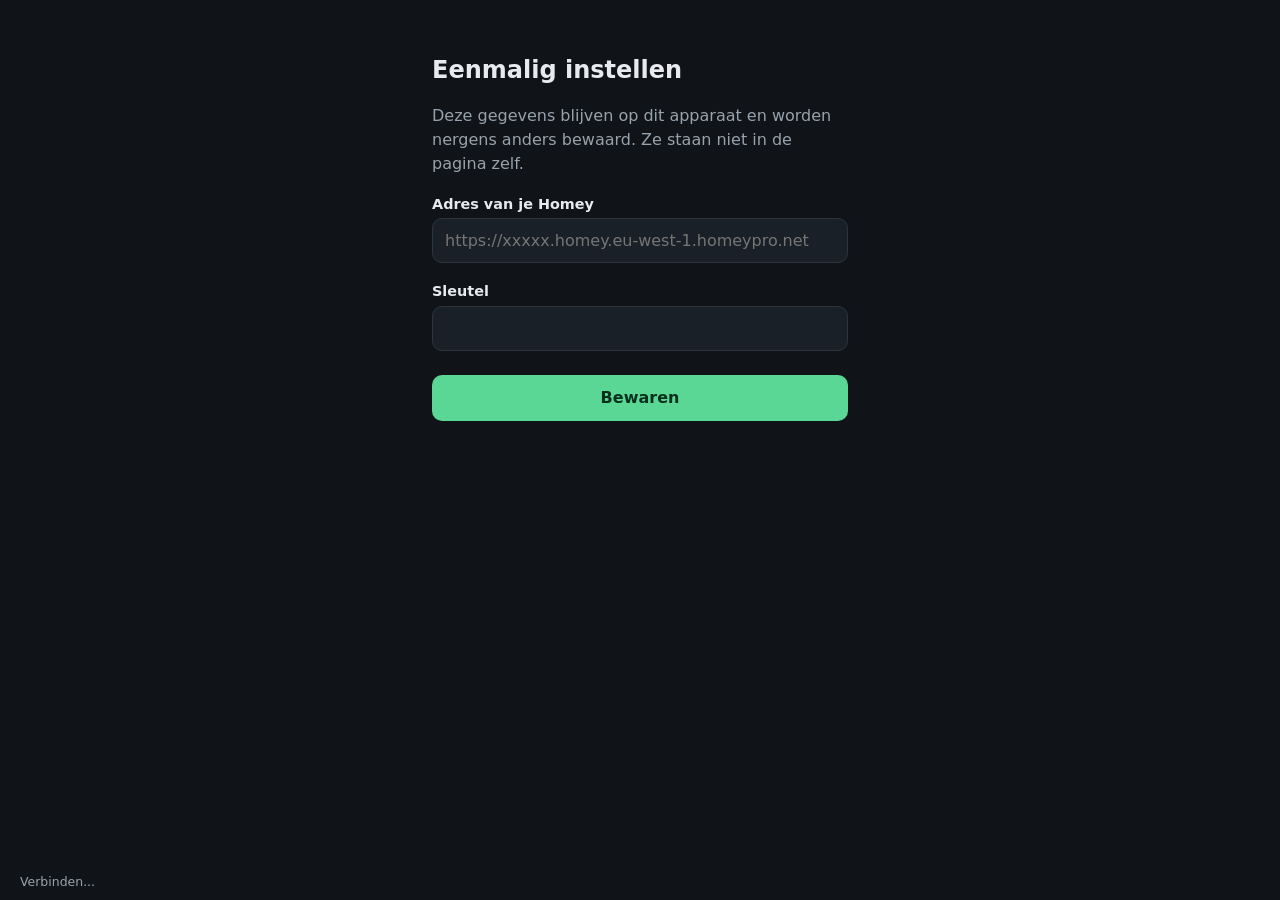
<file: index.html>
<!DOCTYPE html>
<html lang="nl">
<head>
<meta charset="utf-8">
<meta http-equiv="Content-Security-Policy" content="default-src 'none'; script-src 'self'; style-src 'self'; img-src 'self' data:; manifest-src 'self'; connect-src https://*.homeypro.net; base-uri 'none'; form-action 'none'">
<meta name="referrer" content="no-referrer">
<meta name="viewport" content="width=device-width, initial-scale=1, viewport-fit=cover">
<meta name="theme-color" content="#101418">
<meta name="mobile-web-app-capable" content="yes">
<meta name="apple-mobile-web-app-capable" content="yes">
<meta name="apple-mobile-web-app-status-bar-style" content="black-translucent">
<link rel="manifest" href="manifest.json">
<title>Huis</title>
<link rel="stylesheet" href="dashboard.css">
</head>
<body>

<main>
  <section class="instellen" id="instellen" hidden>
    <h1>Eenmalig instellen</h1>
    <p>
      Deze gegevens blijven op dit apparaat en worden nergens anders bewaard.
      Ze staan niet in de pagina zelf.
    </p>

    <label for="adres">Adres van je Homey</label>
    <input id="adres" type="url" spellcheck="false" autocomplete="off"
           placeholder="https://xxxxx.homey.eu-west-1.homeypro.net">

    <label for="sleutel">Sleutel</label>
    <input id="sleutel" type="password" spellcheck="false" autocomplete="off">

    <button class="hoofd" id="bewaar">Bewaren</button>
    <p id="instelfout" class="melding"></p>
  </section>

  <section id="dashboard" hidden>
    <h1>Huis</h1>
    <div id="kamers"></div>
  </section>
</main>

<footer>
  <span id="status">Verbinden...</span>
  <button id="opnieuw-instellen" hidden>Instellingen</button>
</footer>

<script src="dashboard.js"></script>

</body>
</html>
</file>
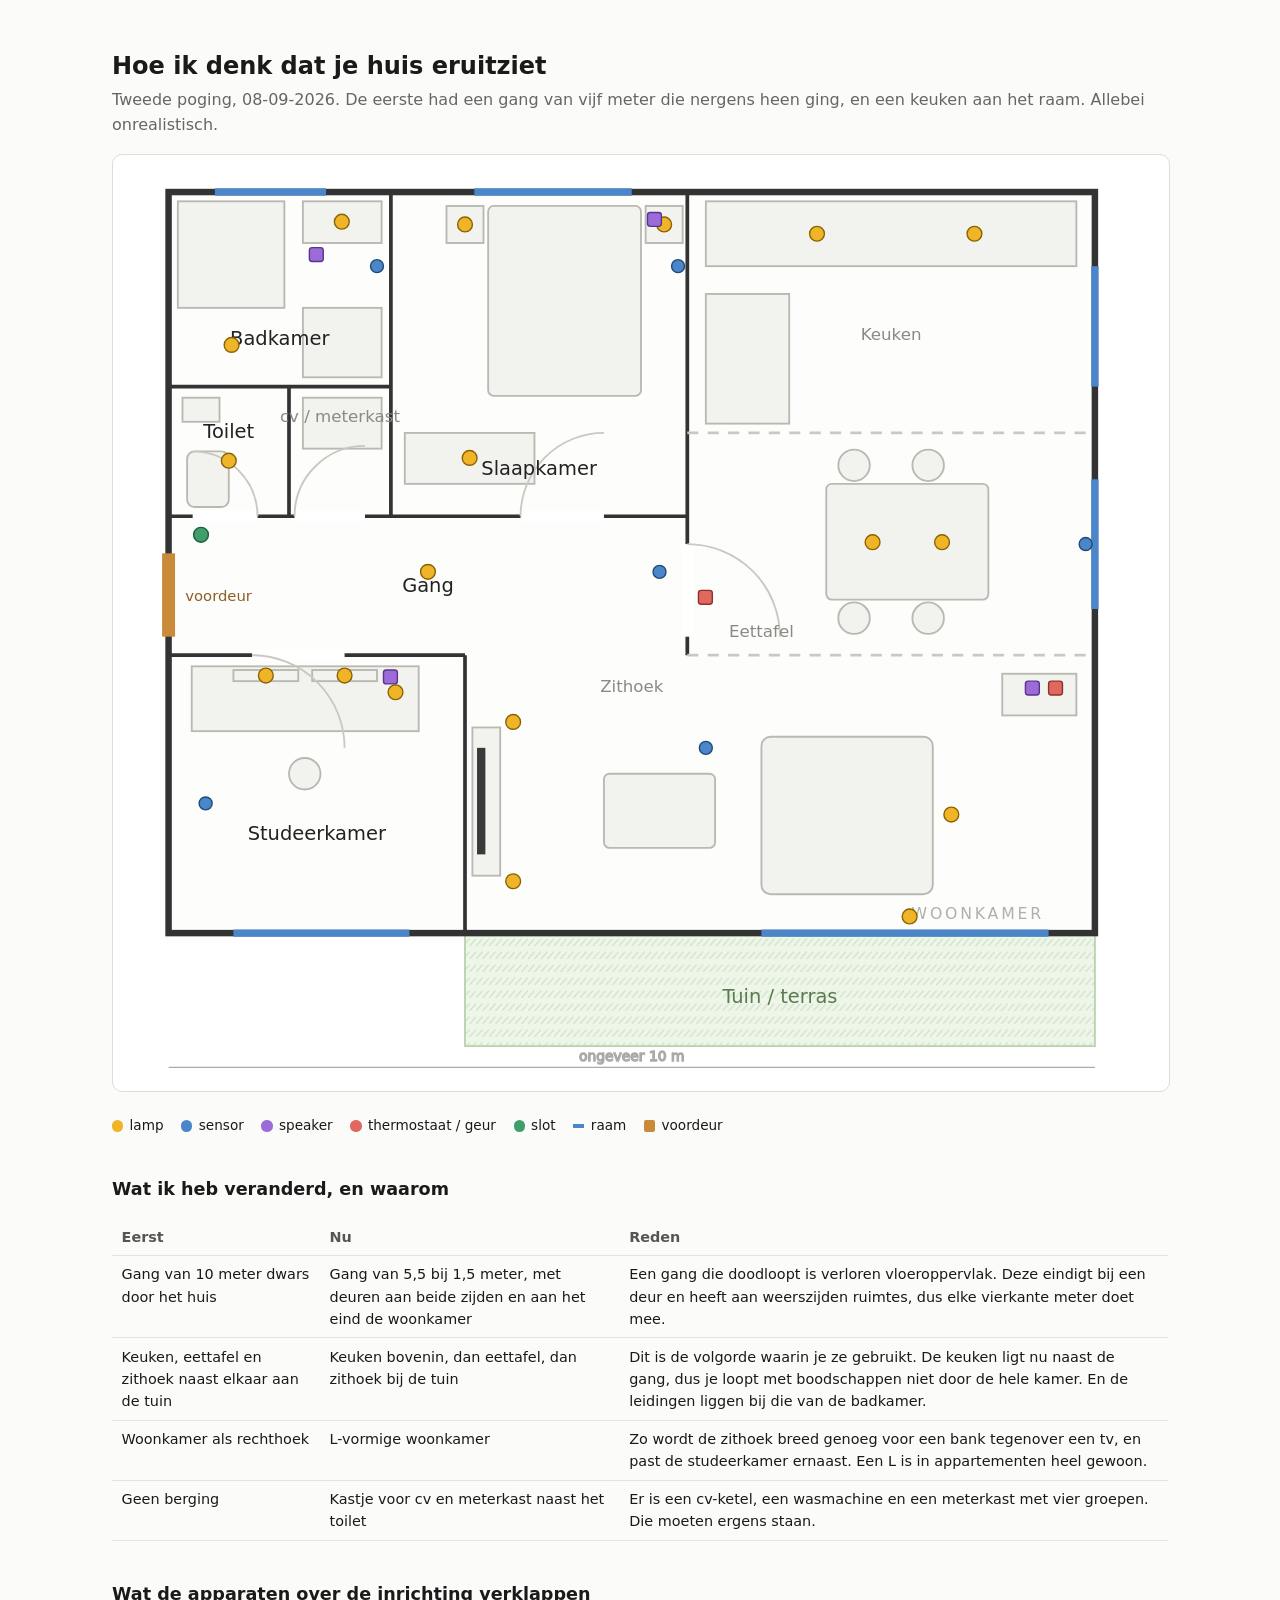
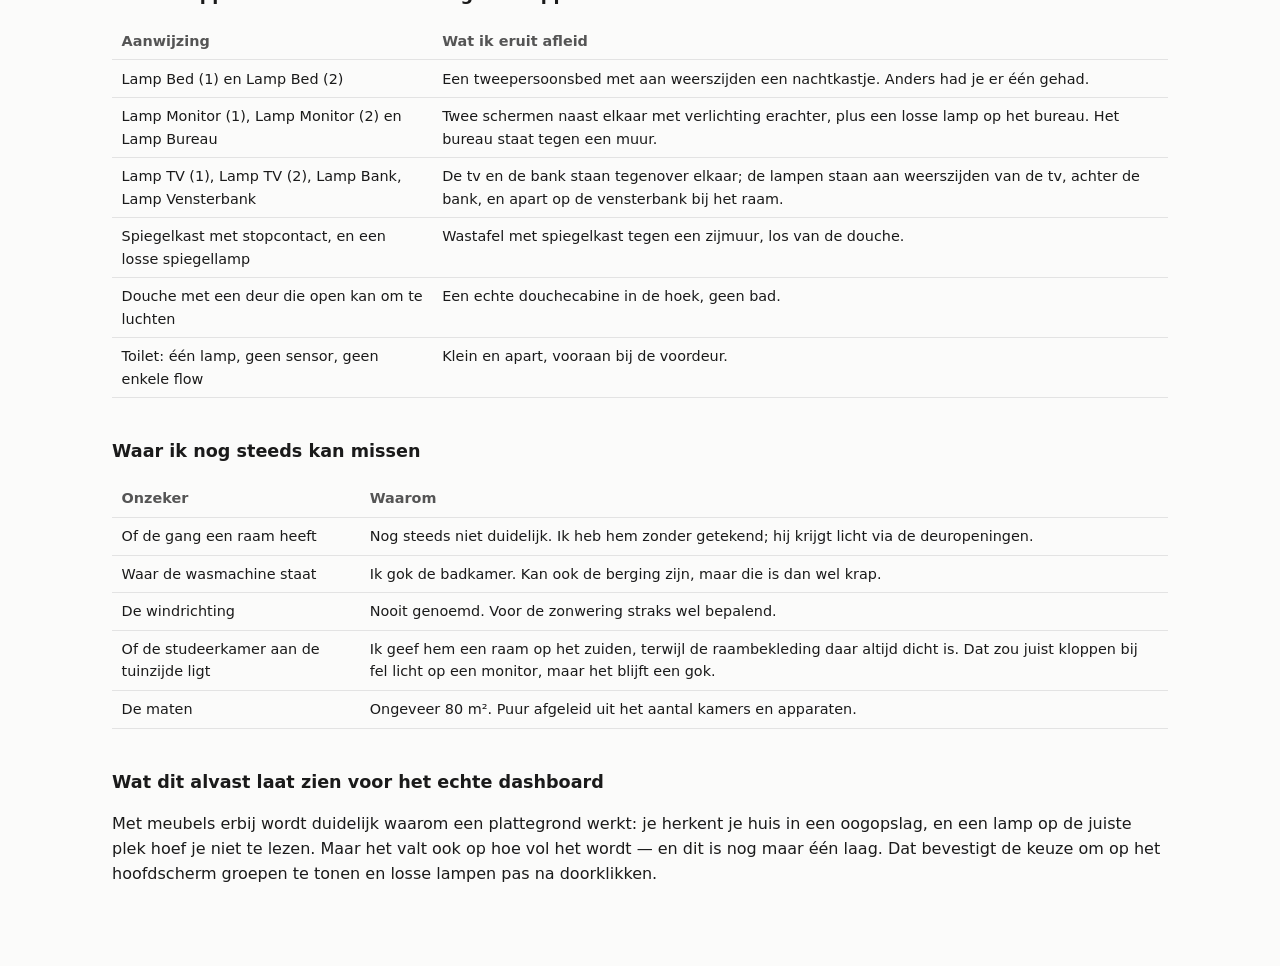
<file: plattegrond-schatting.html>
<!DOCTYPE html>
<html lang="nl">
<head>
<meta charset="utf-8">
<meta name="viewport" content="width=device-width, initial-scale=1">
<title>Plattegrond — tweede poging</title>
<style>
  body {
    font-family: system-ui, -apple-system, "Segoe UI", sans-serif;
    max-width: 66rem;
    margin: 0 auto;
    padding: 2rem 1.25rem 4rem;
    line-height: 1.55;
    color: #1a1a1a;
    background: #fbfbfa;
  }
  h1 { font-size: 1.5rem; margin-bottom: 0.2rem; }
  h2 { font-size: 1.1rem; margin-top: 2.5rem; }
  p.sub { color: #666; margin-top: 0; }
  svg { width: 100%; height: auto; background: #fff; border: 1px solid #ddd; border-radius: 10px; }
  .legenda { display: flex; flex-wrap: wrap; gap: 1.1rem; margin: 1rem 0 0; font-size: 0.85rem; }
  .legenda span { display: flex; align-items: center; gap: 0.4rem; }
  .bol { width: 0.7rem; height: 0.7rem; border-radius: 50%; display: inline-block; }
  table { border-collapse: collapse; width: 100%; font-size: 0.9rem; margin-top: 0.5rem; }
  th, td { text-align: left; padding: 0.45rem 0.6rem; border-bottom: 1px solid #e3e3e3; vertical-align: top; }
  th { color: #555; font-weight: 600; }
</style>
</head>
<body>

<h1>Hoe ik denk dat je huis eruitziet</h1>
<p class="sub">
  Tweede poging, 08-09-2026. De eerste had een gang van vijf meter die nergens
  heen ging, en een keuken aan het raam. Allebei onrealistisch.
</p>

<svg viewBox="0 0 1140 1010" role="img" aria-label="Geschatte plattegrond met meubels">
  <defs>
    <pattern id="gras" width="14" height="14" patternUnits="userSpaceOnUse">
      <rect width="14" height="14" fill="#eef6ea"/>
      <path d="M0 14 L7 6 M7 14 L14 6" stroke="#cfe3c6" stroke-width="1.4"/>
    </pattern>
    <g id="stoel"><circle r="17" fill="#f2f2ef" stroke="#b9b9b2" stroke-width="2"/></g>
  </defs>

  <!-- tuin -->
  <rect x="380" y="842" width="680" height="120" fill="url(#gras)" stroke="#b9d3ad" stroke-width="2"/>
  <text x="720" y="915" text-anchor="middle" font-size="21" fill="#5c7a4f">Tuin / terras</text>

  <!-- vloer -->
  <rect x="60" y="40" width="1000" height="800" fill="#fdfdfc"/>

  <!-- ===== MEUBELS (onder de muren tekenen) ===== -->
  <g fill="#f2f2ef" stroke="#b9b9b2" stroke-width="2">
    <!-- badkamer -->
    <rect x="70" y="50" width="115" height="115"/>                      <!-- douche -->
    <rect x="205" y="50" width="85" height="45"/>                       <!-- wastafel -->
    <rect x="205" y="165" width="85" height="75"/>                      <!-- wasmachine -->
    <!-- toilet -->
    <rect x="80" y="320" width="45" height="60" rx="8"/>                <!-- closet -->
    <rect x="75" y="262" width="40" height="26"/>                       <!-- fonteintje -->
    <!-- techniek -->
    <rect x="205" y="262" width="85" height="55"/>                      <!-- cv en meterkast -->
    <!-- slaapkamer -->
    <rect x="405" y="55" width="165" height="205" rx="6"/>              <!-- bed -->
    <rect x="360" y="55" width="40" height="40"/>                       <!-- nachtkastje -->
    <rect x="575" y="55" width="40" height="40"/>                       <!-- nachtkastje -->
    <rect x="315" y="300" width="140" height="55"/>                     <!-- ladekast -->
    <!-- studeerkamer -->
    <rect x="85" y="552" width="245" height="70"/>                      <!-- bureau -->
    <rect x="130" y="556" width="70" height="12"/>                      <!-- monitor -->
    <rect x="215" y="556" width="70" height="12"/>                      <!-- monitor -->
    <!-- keuken -->
    <rect x="640" y="50" width="400" height="70"/>                      <!-- aanrecht -->
    <rect x="640" y="150" width="90" height="140"/>                     <!-- koelkast -->
    <!-- eettafel -->
    <rect x="770" y="355" width="175" height="125" rx="6"/>
    <!-- zithoek -->
    <rect x="388" y="618" width="30" height="160"/>                     <!-- tv-meubel -->
    <rect x="700" y="628" width="185" height="170" rx="10"/>            <!-- bank -->
    <rect x="530" y="668" width="120" height="80" rx="6"/>              <!-- salontafel -->
    <rect x="960" y="560" width="80" height="45"/>                      <!-- kast -->
  </g>
  <g fill="none" stroke="#b9b9b2" stroke-width="2">
    <use href="#stoel" x="800" y="335"/><use href="#stoel" x="880" y="335"/>
    <use href="#stoel" x="800" y="500"/><use href="#stoel" x="880" y="500"/>
    <use href="#stoel" x="207" y="668"/>
  </g>
  <!-- tv -->
  <rect x="393" y="640" width="9" height="115" fill="#3a3a3a"/>

  <!-- ===== MUREN ===== -->
  <rect x="60" y="40" width="1000" height="800" fill="none" stroke="#333" stroke-width="7"/>
  <g stroke="#333" stroke-width="4" fill="none">
    <line x1="60"  y1="250" x2="300"  y2="250"/>   <!-- badkamer | toilet -->
    <line x1="300" y1="40"  x2="300"  y2="390"/>   <!-- nat blok | slaapkamer -->
    <line x1="190" y1="250" x2="190"  y2="390"/>   <!-- toilet | techniek -->
    <line x1="60"  y1="390" x2="620"  y2="390"/>   <!-- boven de gang -->
    <line x1="620" y1="40"  x2="620"  y2="540"/>   <!-- links van de woonkamer -->
    <line x1="60"  y1="540" x2="380"  y2="540"/>   <!-- onder de gang -->
    <line x1="380" y1="540" x2="380"  y2="840"/>   <!-- studeerkamer | zithoek -->
  </g>
  <!-- zonegrenzen binnen de woonkamer: geen muren -->
  <g stroke="#c9c9c2" stroke-width="3" stroke-dasharray="12 10" fill="none">
    <line x1="620" y1="300" x2="1060" y2="300"/>
    <line x1="620" y1="540" x2="1060" y2="540"/>
  </g>

  <!-- ===== DEUREN ===== -->
  <g fill="#fff">
    <rect x="196" y="384" width="76" height="12"/>   <!-- badkamer -->
    <rect x="86"  y="384" width="70" height="12"/>   <!-- toilet -->
    <rect x="440" y="384" width="90" height="12"/>   <!-- slaapkamer -->
    <rect x="150" y="534" width="100" height="12"/>  <!-- studeerkamer -->
    <rect x="614" y="420" width="12" height="100"/>  <!-- woonkamer -->
  </g>
  <g stroke="#c9c9c2" stroke-width="2" fill="none">
    <path d="M196 390 A76 76 0 0 1 272 314"/>
    <path d="M156 390 A70 70 0 0 0 86 320"/>
    <path d="M440 390 A90 90 0 0 1 530 300"/>
    <path d="M150 540 A100 100 0 0 1 250 640"/>
    <path d="M620 420 A100 100 0 0 1 720 520"/>
  </g>

  <!-- voordeur -->
  <rect x="53" y="430" width="14" height="90" fill="#c98b3a"/>
  <text x="78" y="482" font-size="16" fill="#8a5f24">voordeur</text>

  <!-- ramen -->
  <g stroke="#4a86c9" stroke-width="8">
    <line x1="110" y1="40"  x2="230" y2="40"/>     <!-- badkamer -->
    <line x1="390" y1="40"  x2="560" y2="40"/>     <!-- slaapkamer -->
    <line x1="1060" y1="120" x2="1060" y2="250"/>  <!-- keuken -->
    <line x1="1060" y1="350" x2="1060" y2="490"/>  <!-- eettafel -->
    <line x1="700" y1="840" x2="1010" y2="840"/>   <!-- zithoek, tuinpui -->
    <line x1="130" y1="840" x2="320" y2="840"/>    <!-- studeerkamer -->
  </g>

  <!-- ===== KAMERNAMEN ===== -->
  <g font-size="21" fill="#222" text-anchor="middle">
    <text x="180" y="205">Badkamer</text>
    <text x="125" y="305">Toilet</text>
    <text x="460" y="345">Slaapkamer</text>
    <text x="340" y="472">Gang</text>
    <text x="220" y="740">Studeerkamer</text>
  </g>
  <g font-size="18" fill="#8a8a82" text-anchor="middle">
    <text x="245" y="288">cv / meterkast</text>
    <text x="840" y="200">Keuken</text>
    <text x="700" y="520">Eettafel</text>
    <text x="560" y="580">Zithoek</text>
  </g>
  <text x="1005" y="825" text-anchor="end" font-size="17" fill="#b0b0a8" letter-spacing="3">WOONKAMER</text>

  <!-- ===== APPARATEN ===== -->
  <!-- lampen -->
  <g fill="#f0b429" stroke="#8a6300" stroke-width="1.5">
    <circle cx="128" cy="205" r="8"/>                        <!-- badkamer plafond -->
    <circle cx="247" cy="72"  r="8"/>                        <!-- spiegellamp -->
    <circle cx="125" cy="330" r="8"/>                        <!-- toilet -->
    <circle cx="380" cy="75"  r="8"/><circle cx="595" cy="75" r="8"/>  <!-- bed 1 en 2 -->
    <circle cx="385" cy="327" r="8"/>                        <!-- ladekast -->
    <circle cx="165" cy="562" r="8"/><circle cx="250" cy="562" r="8"/> <!-- monitor 1 en 2 -->
    <circle cx="305" cy="580" r="8"/>                        <!-- bureau -->
    <circle cx="340" cy="450" r="8"/>                        <!-- gang -->
    <circle cx="760" cy="85"  r="8"/><circle cx="930" cy="85" r="8"/>  <!-- keuken 1 en 2 -->
    <circle cx="820" cy="418" r="8"/><circle cx="895" cy="418" r="8"/> <!-- eettafel 1 en 2 -->
    <circle cx="432" cy="612" r="8"/><circle cx="432" cy="784" r="8"/> <!-- tv 1 en 2 -->
    <circle cx="905" cy="712" r="8"/>                        <!-- bank -->
    <circle cx="860" cy="822" r="8"/>                        <!-- vensterbank -->
  </g>
  <!-- sensoren -->
  <g fill="#4a86c9" stroke="#1f4b78" stroke-width="1.5">
    <circle cx="285" cy="120" r="7"/>   <!-- badkamer -->
    <circle cx="610" cy="120" r="7"/>   <!-- slaapkamer -->
    <circle cx="100" cy="700" r="7"/>   <!-- studeerkamer -->
    <circle cx="640" cy="640" r="7"/>   <!-- woonkamer -->
    <circle cx="590" cy="450" r="7"/>   <!-- gang, nog te komen -->
    <circle cx="1050" cy="420" r="7"/>  <!-- raamsensor -->
  </g>
  <!-- speakers en schermen -->
  <g fill="#9b6bd6" stroke="#5a3390" stroke-width="1.5">
    <rect x="212" y="100" width="15" height="15" rx="3"/>   <!-- sonos badkamer -->
    <rect x="577" y="62"  width="15" height="15" rx="3"/>   <!-- sonos slaapkamer -->
    <rect x="292" y="556" width="15" height="15" rx="3"/>   <!-- sonos studeerkamer -->
    <rect x="985" y="568" width="15" height="15" rx="3"/>   <!-- sonos woonkamer -->
  </g>
  <!-- klimaat en geur -->
  <g fill="#e0685f" stroke="#8c322b" stroke-width="1.5">
    <rect x="632" y="470" width="15" height="15" rx="3"/>   <!-- thermostaat -->
    <rect x="1010" y="568" width="15" height="15" rx="3"/>  <!-- perfume genie -->
  </g>
  <!-- slot -->
  <circle cx="95" cy="410" r="8" fill="#3f9e6a" stroke="#1d5e3c" stroke-width="1.5"/>

  <!-- maatlijnen -->
  <g stroke="#aaa" stroke-width="1.5" fill="#888" font-size="15">
    <line x1="60" y1="985" x2="1060" y2="985"/>
    <text x="560" y="978" text-anchor="middle">ongeveer 10 m</text>
  </g>
</svg>

<div class="legenda">
  <span><i class="bol" style="background:#f0b429"></i> lamp</span>
  <span><i class="bol" style="background:#4a86c9"></i> sensor</span>
  <span><i class="bol" style="background:#9b6bd6"></i> speaker</span>
  <span><i class="bol" style="background:#e0685f"></i> thermostaat / geur</span>
  <span><i class="bol" style="background:#3f9e6a"></i> slot</span>
  <span><i class="bol" style="background:#4a86c9;border-radius:0;height:0.25rem"></i> raam</span>
  <span><i class="bol" style="background:#c98b3a;border-radius:2px"></i> voordeur</span>
</div>

<h2>Wat ik heb veranderd, en waarom</h2>

<table>
  <tr><th>Eerst</th><th>Nu</th><th>Reden</th></tr>
  <tr>
    <td>Gang van 10 meter dwars door het huis</td>
    <td>Gang van 5,5 bij 1,5 meter, met deuren aan beide zijden en aan het eind
        de woonkamer</td>
    <td>Een gang die doodloopt is verloren vloeroppervlak. Deze eindigt bij een
        deur en heeft aan weerszijden ruimtes, dus elke vierkante meter doet
        mee.</td>
  </tr>
  <tr>
    <td>Keuken, eettafel en zithoek naast elkaar aan de tuin</td>
    <td>Keuken bovenin, dan eettafel, dan zithoek bij de tuin</td>
    <td>Dit is de volgorde waarin je ze gebruikt. De keuken ligt nu naast de
        gang, dus je loopt met boodschappen niet door de hele kamer. En de
        leidingen liggen bij die van de badkamer.</td>
  </tr>
  <tr>
    <td>Woonkamer als rechthoek</td>
    <td>L-vormige woonkamer</td>
    <td>Zo wordt de zithoek breed genoeg voor een bank tegenover een tv, en past
        de studeerkamer ernaast. Een L is in appartementen heel gewoon.</td>
  </tr>
  <tr>
    <td>Geen berging</td>
    <td>Kastje voor cv en meterkast naast het toilet</td>
    <td>Er is een cv-ketel, een wasmachine en een meterkast met vier groepen.
        Die moeten ergens staan.</td>
  </tr>
</table>

<h2>Wat de apparaten over de inrichting verklappen</h2>

<table>
  <tr><th>Aanwijzing</th><th>Wat ik eruit afleid</th></tr>
  <tr>
    <td>Lamp Bed (1) en Lamp Bed (2)</td>
    <td>Een tweepersoonsbed met aan weerszijden een nachtkastje. Anders had je
        er één gehad.</td>
  </tr>
  <tr>
    <td>Lamp Monitor (1), Lamp Monitor (2) en Lamp Bureau</td>
    <td>Twee schermen naast elkaar met verlichting erachter, plus een losse lamp
        op het bureau. Het bureau staat tegen een muur.</td>
  </tr>
  <tr>
    <td>Lamp TV (1), Lamp TV (2), Lamp Bank, Lamp Vensterbank</td>
    <td>De tv en de bank staan tegenover elkaar; de lampen staan aan weerszijden
        van de tv, achter de bank, en apart op de vensterbank bij het raam.</td>
  </tr>
  <tr>
    <td>Spiegelkast met stopcontact, en een losse spiegellamp</td>
    <td>Wastafel met spiegelkast tegen een zijmuur, los van de douche.</td>
  </tr>
  <tr>
    <td>Douche met een deur die open kan om te luchten</td>
    <td>Een echte douchecabine in de hoek, geen bad.</td>
  </tr>
  <tr>
    <td>Toilet: één lamp, geen sensor, geen enkele flow</td>
    <td>Klein en apart, vooraan bij de voordeur.</td>
  </tr>
</table>

<h2>Waar ik nog steeds kan missen</h2>

<table>
  <tr><th>Onzeker</th><th>Waarom</th></tr>
  <tr>
    <td>Of de gang een raam heeft</td>
    <td>Nog steeds niet duidelijk. Ik heb hem zonder getekend; hij krijgt licht
        via de deuropeningen.</td>
  </tr>
  <tr>
    <td>Waar de wasmachine staat</td>
    <td>Ik gok de badkamer. Kan ook de berging zijn, maar die is dan wel krap.</td>
  </tr>
  <tr>
    <td>De windrichting</td>
    <td>Nooit genoemd. Voor de zonwering straks wel bepalend.</td>
  </tr>
  <tr>
    <td>Of de studeerkamer aan de tuinzijde ligt</td>
    <td>Ik geef hem een raam op het zuiden, terwijl de raambekleding daar altijd
        dicht is. Dat zou juist kloppen bij fel licht op een monitor, maar het
        blijft een gok.</td>
  </tr>
  <tr>
    <td>De maten</td>
    <td>Ongeveer 80 m². Puur afgeleid uit het aantal kamers en apparaten.</td>
  </tr>
</table>

<h2>Wat dit alvast laat zien voor het echte dashboard</h2>
<p>
  Met meubels erbij wordt duidelijk waarom een plattegrond werkt: je herkent je
  huis in een oogopslag, en een lamp op de juiste plek hoef je niet te lezen.
  Maar het valt ook op hoe vol het wordt — en dit is nog maar één laag. Dat
  bevestigt de keuze om op het hoofdscherm groepen te tonen en losse lampen pas
  na doorklikken.
</p>

</body>
</html>
</file>
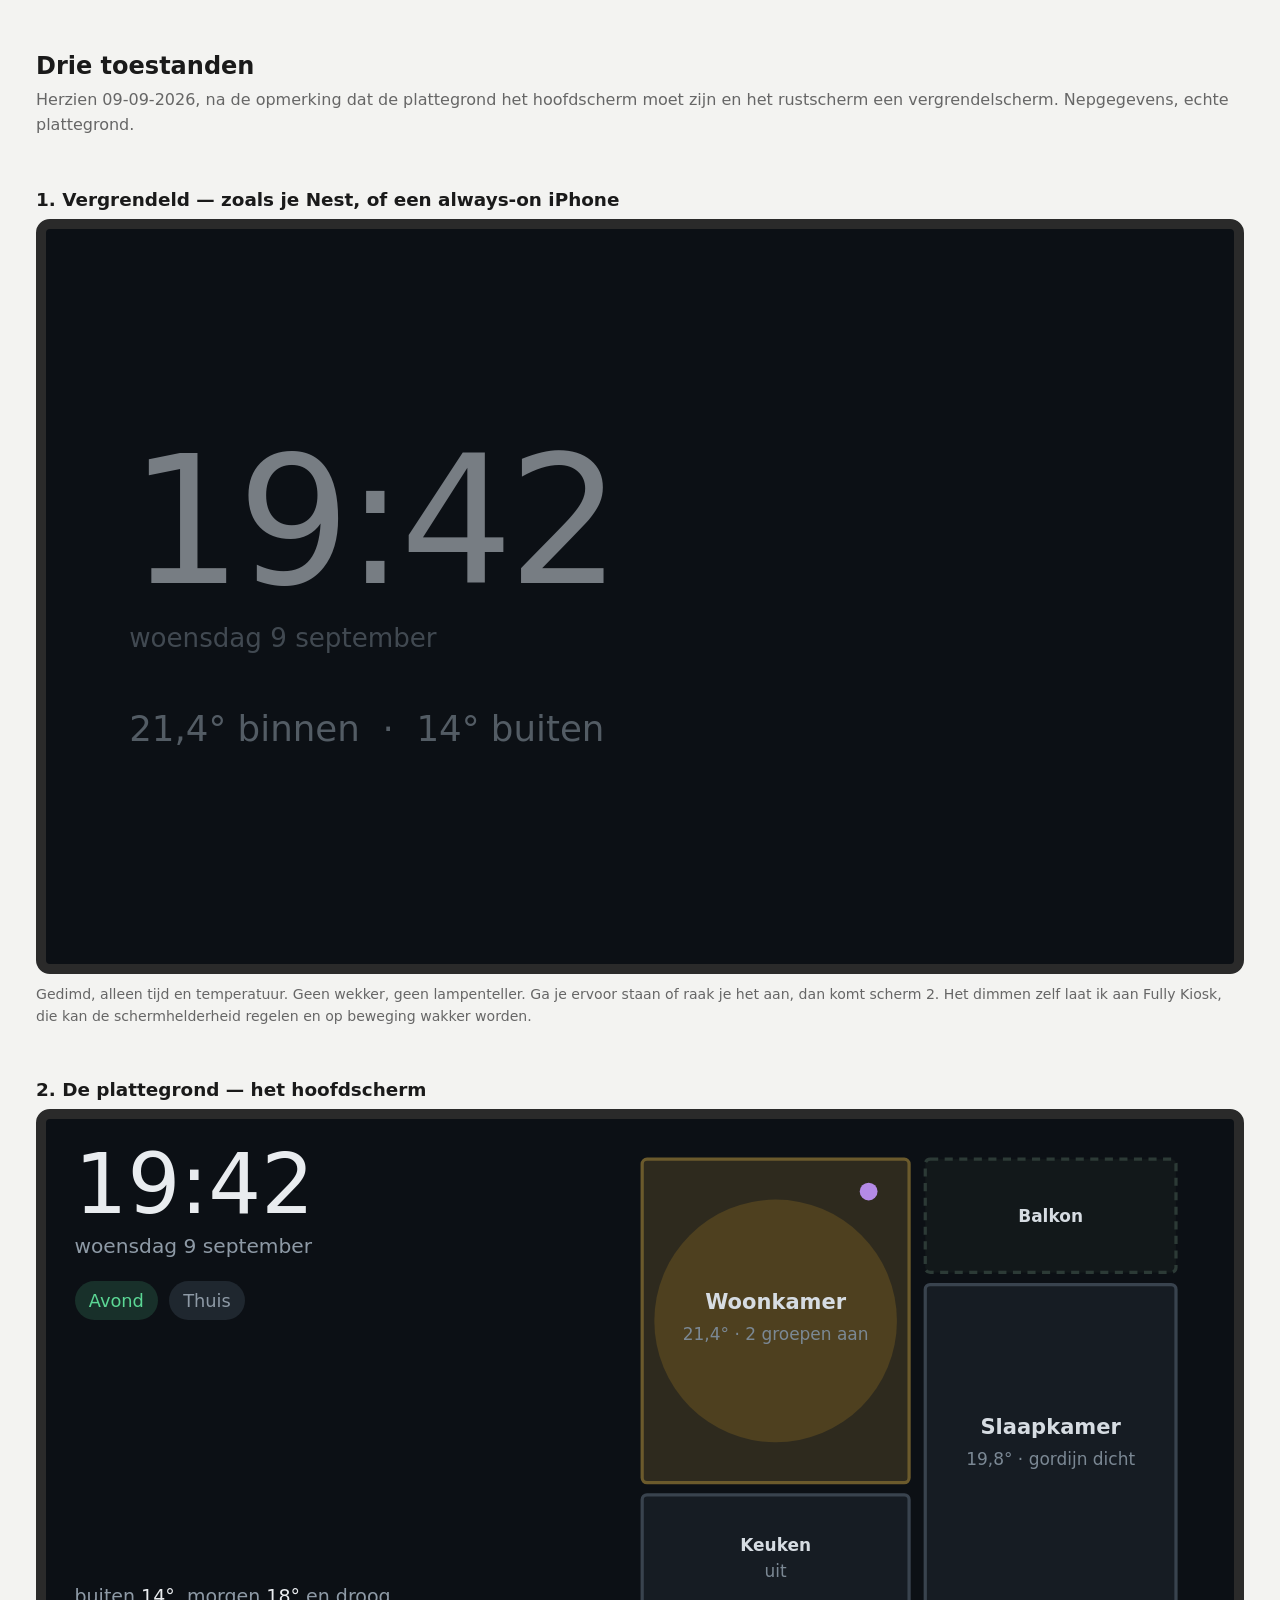
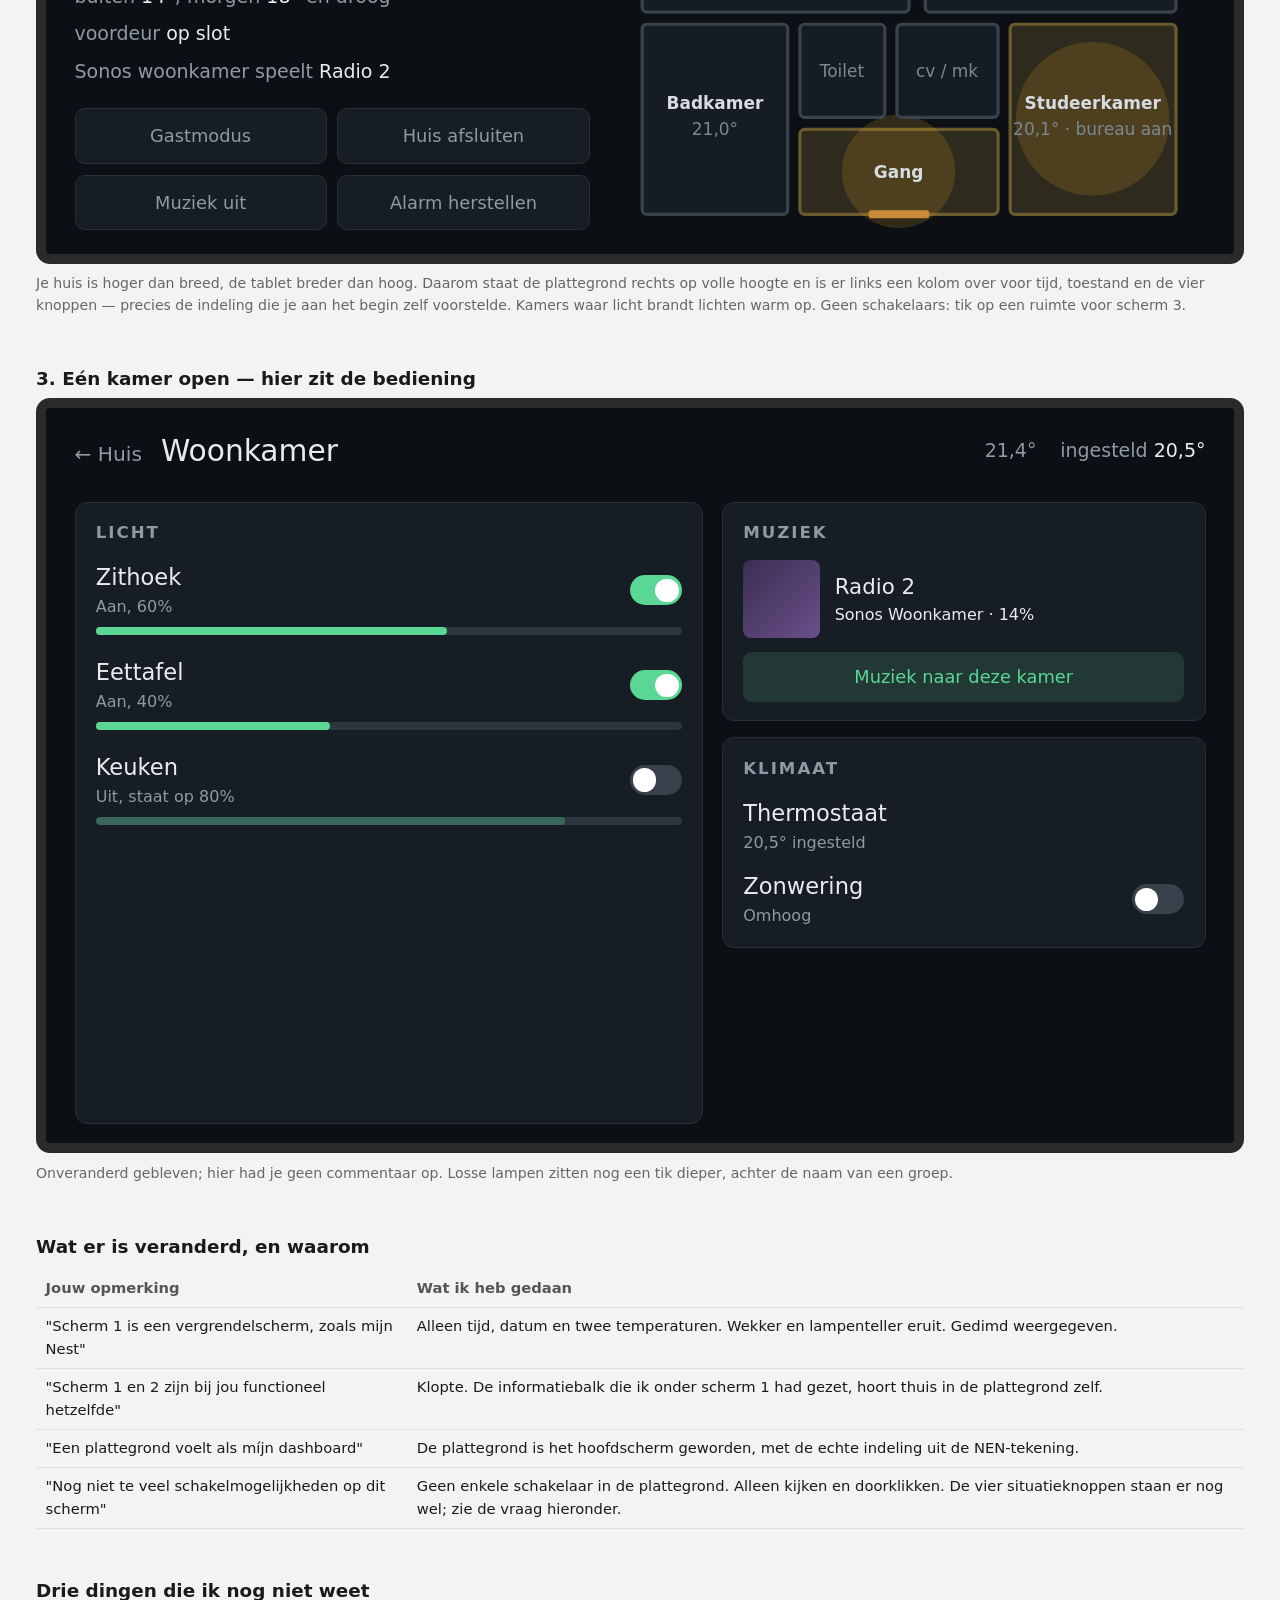
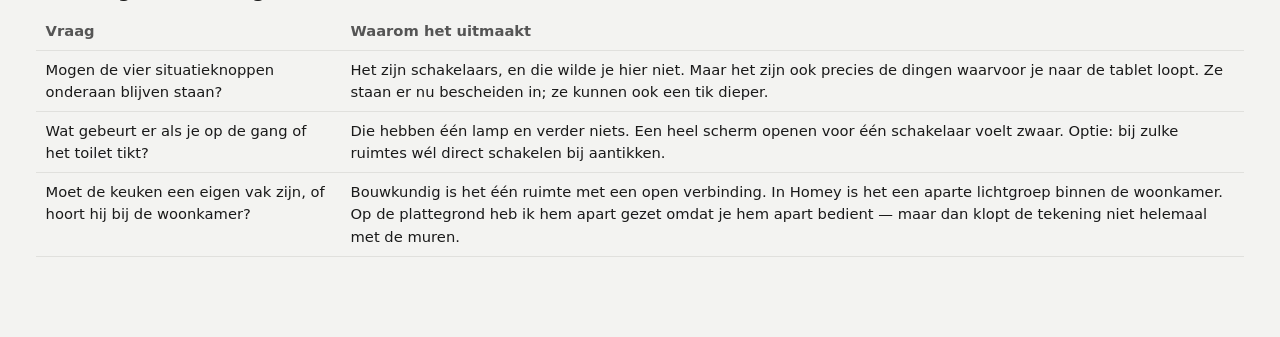
<file: schetsen.html>
<!DOCTYPE html>
<html lang="nl">
<head>
<meta charset="utf-8">
<meta name="viewport" content="width=device-width, initial-scale=1">
<title>Schetsen — drie toestanden</title>
<style>
  :root {
    --bg: #0c1015;
    --vlak: #171d24;
    --vlak2: #1f272f;
    --rand: #262f38;
    --tekst: #e9ecef;
    --zacht: #8e9aa6;
    --accent: #5BD795;
    --warm: #f0b429;
    --blauw: #6aa7e8;
    --paars: #b48ae6;
  }
  * { box-sizing: border-box; }
  body {
    font-family: system-ui, -apple-system, "Segoe UI", sans-serif;
    margin: 0 auto; max-width: 78rem; padding: 2rem 1.25rem 5rem;
    background: #f3f3f1; color: #1a1a1a; line-height: 1.55;
  }
  h1 { font-size: 1.5rem; margin-bottom: 0.2rem; }
  h2 { font-size: 1.15rem; margin: 3rem 0 0.3rem; }
  p.sub { color: #666; margin-top: 0; }
  .kader {
    width: 100%; aspect-ratio: 16 / 10; background: var(--bg); color: var(--tekst);
    border-radius: 14px; border: 10px solid #2a2a2a; overflow: hidden;
    display: flex; flex-direction: column; container-type: inline-size;
  }
  .bijschrift { font-size: 0.88rem; color: #666; margin-top: 0.6rem; }

  /* ---------- 1. vergrendeld ---------- */
  .slaap { flex: 1; display: flex; flex-direction: column; justify-content: center; padding: 0 7%; opacity: 0.55; }
  .klok { font-size: 15cqw; font-weight: 200; letter-spacing: -0.03em; line-height: 0.95; color: #cfd6dd; }
  .datum { font-size: 2.2cqw; color: #6d7883; margin-top: 1cqw; }
  .slaaptemp { font-size: 3cqw; color: #8e9aa6; margin-top: 3.5cqw; font-weight: 300; }

  /* ---------- balken ---------- */
  .kop {
    display: flex; align-items: center; justify-content: space-between;
    padding: 1.7cqw 2.4cqw; flex: 0 0 auto;
  }
  .kop-links { display: flex; align-items: baseline; gap: 1.6cqw; }
  .kop .tijd { font-size: 3cqw; font-weight: 300; }
  .pil { font-size: 1.5cqw; padding: 0.5cqw 1.2cqw; border-radius: 999px; background: var(--vlak2); color: var(--zacht); }
  .pil.actief { background: rgba(91,215,149,0.16); color: var(--accent); }
  .kop-rechts { display: flex; gap: 2cqw; font-size: 1.6cqw; color: var(--zacht); }
  .kop-rechts b { color: var(--tekst); font-weight: 500; }
  .voet { display: flex; gap: 1.2cqw; padding: 1.4cqw 2.4cqw; flex: 0 0 auto; }
  .knop {
    flex: 1; text-align: center; padding: 1.1cqw 0; border-radius: 10px;
    background: var(--vlak); font-size: 1.5cqw; color: var(--zacht); border: 1px solid var(--rand);
  }

  /* ---------- 2. plattegrond ---------- */
  .hoofd { flex: 1 1 auto; min-height: 0; display: grid; grid-template-columns: 1fr 1.15fr; gap: 2cqw; padding: 2cqw 2.4cqw; }
  .zijbalk { display: flex; flex-direction: column; min-height: 0; }
  .zij-tijd { font-size: 7cqw; font-weight: 200; line-height: 1; }
  .zij-datum { font-size: 1.7cqw; color: var(--zacht); margin-top: 0.4cqw; }
  .zij-pillen { display: flex; gap: 0.9cqw; margin-top: 1.6cqw; flex-wrap: wrap; }
  .zij-info { margin-top: auto; display: flex; flex-direction: column; gap: 0.7cqw; font-size: 1.6cqw; color: var(--zacht); }
  .zij-info b { color: var(--tekst); font-weight: 500; }
  .zij-knoppen { display: grid; grid-template-columns: 1fr 1fr; gap: 0.9cqw; margin-top: 1.8cqw; }
  .zij-knoppen .knop { flex: none; }
  .kaart { min-height: 0; display: flex; justify-content: center; align-items: center; }
  .kaart svg { height: 100%; max-height: 100%; width: auto; max-width: 100%; }
  .rm { fill: #161c23; stroke: #39434e; stroke-width: 4; }
  .rm.aan { fill: #2e2a1e; stroke: #6b5a2c; }
  .rm.buiten { fill: #12181a; stroke: #2c3a36; stroke-dasharray: 10 8; }
  .nm { fill: #d6dce2; font-size: 26px; font-weight: 600; }
  .nm.klein { font-size: 21px; }
  .tp { fill: #7b8894; font-size: 21px; }
  .gloed { fill: #f0b429; opacity: 0.16; }

  /* ---------- 3. kamer ---------- */
  .detail { flex: 1 1 auto; min-height: 0; display: grid; grid-template-columns: 1.3fr 1fr; gap: 1.6cqw; padding: 0.6cqw 2.4cqw 1.6cqw; }
  .paneel { background: var(--vlak); border: 1px solid var(--rand); border-radius: 12px; padding: 1.5cqw 1.7cqw; }
  .paneel h3 { margin: 0 0 1.2cqw; font-size: 1.4cqw; color: var(--zacht); text-transform: uppercase; letter-spacing: 0.12em; font-weight: 600; }
  .rij { display: flex; align-items: center; justify-content: space-between; }
  .rij .naam { font-size: 1.9cqw; }
  .rij .onder { font-size: 1.35cqw; color: var(--zacht); }
  .tuimel { width: 4.4cqw; height: 2.5cqw; border-radius: 999px; background: #39424c; position: relative; flex: 0 0 auto; }
  .tuimel.aan { background: var(--accent); }
  .tuimel::after { content:""; position:absolute; top: 0.28cqw; left: 0.28cqw; width: 1.94cqw; height: 1.94cqw; border-radius: 50%; background: #fff; }
  .tuimel.aan::after { left: auto; right: 0.28cqw; }
  .balk { height: 0.65cqw; border-radius: 999px; background: #2c363f; margin: 0.6cqw 0 1.7cqw; }
  .balk i { display: block; height: 100%; border-radius: 999px; background: var(--accent); }
  .muziek { display: flex; gap: 1.2cqw; align-items: center; }
  .hoes { width: 6.5cqw; height: 6.5cqw; border-radius: 8px; background: linear-gradient(135deg,#3a2f52,#6b4f8a); flex: 0 0 auto; }
  .naarhier { margin-top: 1.2cqw; padding: 0.95cqw; border-radius: 9px; text-align: center; background: rgba(91,215,149,0.14); color: var(--accent); font-size: 1.5cqw; }
  .terug { font-size: 1.7cqw; color: var(--zacht); }

  table { border-collapse: collapse; width: 100%; font-size: 0.92rem; margin-top: 0.5rem; }
  th, td { text-align: left; padding: 0.45rem 0.6rem; border-bottom: 1px solid #e0e0dd; vertical-align: top; }
  th { color: #555; }
</style>
</head>
<body>

<h1>Drie toestanden</h1>
<p class="sub">
  Herzien 09-09-2026, na de opmerking dat de plattegrond het hoofdscherm moet
  zijn en het rustscherm een vergrendelscherm. Nepgegevens, echte plattegrond.
</p>

<h2>1. Vergrendeld — zoals je Nest, of een always-on iPhone</h2>
<div class="kader">
  <div class="slaap">
    <div class="klok">19:42</div>
    <div class="datum">woensdag 9 september</div>
    <div class="slaaptemp">21,4° binnen &nbsp;·&nbsp; 14° buiten</div>
  </div>
</div>
<p class="bijschrift">
  Gedimd, alleen tijd en temperatuur. Geen wekker, geen lampenteller. Ga je
  ervoor staan of raak je het aan, dan komt scherm 2. Het dimmen zelf laat ik aan
  Fully Kiosk, die kan de schermhelderheid regelen en op beweging wakker worden.
</p>

<h2>2. De plattegrond — het hoofdscherm</h2>
<div class="kader">
  <div class="hoofd">
    <div class="zijbalk">
      <div class="zij-tijd">19:42</div>
      <div class="zij-datum">woensdag 9 september</div>
      <div class="zij-pillen">
        <span class="pil actief">Avond</span>
        <span class="pil">Thuis</span>
      </div>

      <div class="zij-info">
        <span>buiten <b>14°</b>, morgen <b>18°</b> en droog</span>
        <span>voordeur <b>op slot</b></span>
        <span>Sonos woonkamer speelt <b>Radio 2</b></span>
      </div>

      <div class="zij-knoppen">
        <div class="knop">Gastmodus</div>
        <div class="knop">Huis afsluiten</div>
        <div class="knop">Muziek uit</div>
        <div class="knop">Alarm herstellen</div>
      </div>
    </div>

    <div class="kaart">
      <svg viewBox="0 0 700 850" role="img" aria-label="Plattegrond">
        <!-- balkon -->
        <rect class="rm buiten" x="370" y="20" width="310" height="140" rx="6"/>
        <text class="nm klein" x="525" y="98" text-anchor="middle" fill="#6f8078">Balkon</text>

        <!-- woonkamer -->
        <rect class="rm aan" x="20" y="20" width="330" height="400" rx="6"/>
        <circle class="gloed" cx="185" cy="220" r="150"/>
        <text class="nm" x="185" y="205" text-anchor="middle">Woonkamer</text>
        <text class="tp" x="185" y="243" text-anchor="middle">21,4°  ·  2 groepen aan</text>
        <circle cx="300" cy="60" r="11" fill="#b48ae6"/>

        <!-- keuken -->
        <rect class="rm" x="20" y="435" width="330" height="145" rx="6"/>
        <text class="nm klein" x="185" y="505" text-anchor="middle">Keuken</text>
        <text class="tp" x="185" y="537" text-anchor="middle">uit</text>

        <!-- slaapkamer -->
        <rect class="rm" x="370" y="175" width="310" height="405" rx="6"/>
        <text class="nm" x="525" y="360" text-anchor="middle">Slaapkamer</text>
        <text class="tp" x="525" y="398" text-anchor="middle">19,8°  ·  gordijn dicht</text>

        <!-- badkamer -->
        <rect class="rm" x="20" y="595" width="180" height="235" rx="6"/>
        <text class="nm klein" x="110" y="700" text-anchor="middle">Badkamer</text>
        <text class="tp" x="110" y="732" text-anchor="middle">21,0°</text>

        <!-- toilet -->
        <rect class="rm" x="215" y="595" width="105" height="115" rx="6"/>
        <text class="tp" x="267" y="660" text-anchor="middle" font-size="19">Toilet</text>

        <!-- hal -->
        <rect class="rm aan" x="215" y="725" width="245" height="105" rx="6"/>
        <circle class="gloed" cx="337" cy="777" r="70"/>
        <text class="nm klein" x="337" y="785" text-anchor="middle">Gang</text>

        <!-- meterkast -->
        <rect class="rm" x="335" y="595" width="125" height="115" rx="6"/>
        <text class="tp" x="397" y="660" text-anchor="middle" font-size="18">cv / mk</text>

        <!-- studeerkamer -->
        <rect class="rm aan" x="475" y="595" width="205" height="235" rx="6"/>
        <circle class="gloed" cx="577" cy="712" r="95"/>
        <text class="nm klein" x="577" y="700" text-anchor="middle">Studeerkamer</text>
        <text class="tp" x="577" y="732" text-anchor="middle">20,1°  ·  bureau aan</text>

        <!-- voordeur -->
        <rect x="300" y="825" width="75" height="10" fill="#c98b3a" rx="3"/>
      </svg>
    </div>
  </div>
</div>
<p class="bijschrift">
  Je huis is hoger dan breed, de tablet breder dan hoog. Daarom staat de
  plattegrond rechts op volle hoogte en is er links een kolom over voor tijd,
  toestand en de vier knoppen — precies de indeling die je aan het begin zelf
  voorstelde. Kamers waar licht brandt lichten warm op. Geen schakelaars: tik op
  een ruimte voor scherm 3.
</p>

<h2>3. Eén kamer open — hier zit de bediening</h2>
<div class="kader">
  <div class="kop">
    <div class="kop-links">
      <span class="terug">&larr; Huis</span>
      <span class="tijd" style="font-size:2.5cqw">Woonkamer</span>
    </div>
    <div class="kop-rechts"><span>21,4°</span><span>ingesteld <b>20,5°</b></span></div>
  </div>

  <div class="detail">
    <div class="paneel">
      <h3>Licht</h3>
      <div class="rij">
        <div><div class="naam">Zithoek</div><div class="onder">Aan, 60%</div></div>
        <div class="tuimel aan"></div>
      </div>
      <div class="balk"><i style="width:60%"></i></div>
      <div class="rij">
        <div><div class="naam">Eettafel</div><div class="onder">Aan, 40%</div></div>
        <div class="tuimel aan"></div>
      </div>
      <div class="balk"><i style="width:40%"></i></div>
      <div class="rij">
        <div><div class="naam">Keuken</div><div class="onder">Uit, staat op 80%</div></div>
        <div class="tuimel"></div>
      </div>
      <div class="balk"><i style="width:80%;opacity:0.3"></i></div>
    </div>

    <div>
      <div class="paneel" style="margin-bottom:1.4cqw">
        <h3>Muziek</h3>
        <div class="muziek">
          <div class="hoes"></div>
          <div>
            <div class="naam" style="font-size:1.8cqw">Radio 2</div>
            <div class="onder">Sonos Woonkamer · 14%</div>
          </div>
        </div>
        <div class="naarhier">Muziek naar deze kamer</div>
      </div>
      <div class="paneel">
        <h3>Klimaat</h3>
        <div class="rij" style="margin-bottom:1.1cqw">
          <div><div class="naam">Thermostaat</div><div class="onder">20,5° ingesteld</div></div>
        </div>
        <div class="rij">
          <div><div class="naam">Zonwering</div><div class="onder">Omhoog</div></div>
          <div class="tuimel"></div>
        </div>
      </div>
    </div>
  </div>
</div>
<p class="bijschrift">
  Onveranderd gebleven; hier had je geen commentaar op. Losse lampen zitten nog
  een tik dieper, achter de naam van een groep.
</p>

<h2>Wat er is veranderd, en waarom</h2>

<table>
  <tr><th>Jouw opmerking</th><th>Wat ik heb gedaan</th></tr>
  <tr>
    <td>"Scherm 1 is een vergrendelscherm, zoals mijn Nest"</td>
    <td>Alleen tijd, datum en twee temperaturen. Wekker en lampenteller eruit.
        Gedimd weergegeven.</td>
  </tr>
  <tr>
    <td>"Scherm 1 en 2 zijn bij jou functioneel hetzelfde"</td>
    <td>Klopte. De informatiebalk die ik onder scherm 1 had gezet, hoort thuis in
        de plattegrond zelf.</td>
  </tr>
  <tr>
    <td>"Een plattegrond voelt als míjn dashboard"</td>
    <td>De plattegrond is het hoofdscherm geworden, met de echte indeling uit de
        NEN-tekening.</td>
  </tr>
  <tr>
    <td>"Nog niet te veel schakelmogelijkheden op dit scherm"</td>
    <td>Geen enkele schakelaar in de plattegrond. Alleen kijken en doorklikken.
        De vier situatieknoppen staan er nog wel; zie de vraag hieronder.</td>
  </tr>
</table>

<h2>Drie dingen die ik nog niet weet</h2>

<table>
  <tr><th>Vraag</th><th>Waarom het uitmaakt</th></tr>
  <tr>
    <td>Mogen de vier situatieknoppen onderaan blijven staan?</td>
    <td>Het zijn schakelaars, en die wilde je hier niet. Maar het zijn ook precies
        de dingen waarvoor je naar de tablet loopt. Ze staan er nu bescheiden in;
        ze kunnen ook een tik dieper.</td>
  </tr>
  <tr>
    <td>Wat gebeurt er als je op de gang of het toilet tikt?</td>
    <td>Die hebben één lamp en verder niets. Een heel scherm openen voor één
        schakelaar voelt zwaar. Optie: bij zulke ruimtes wél direct schakelen bij
        aantikken.</td>
  </tr>
  <tr>
    <td>Moet de keuken een eigen vak zijn, of hoort hij bij de woonkamer?</td>
    <td>Bouwkundig is het één ruimte met een open verbinding. In Homey is het een
        aparte lichtgroep binnen de woonkamer. Op de plattegrond heb ik hem apart
        gezet omdat je hem apart bedient — maar dan klopt de tekening niet
        helemaal met de muren.</td>
  </tr>
</table>

</body>
</html>
</file>
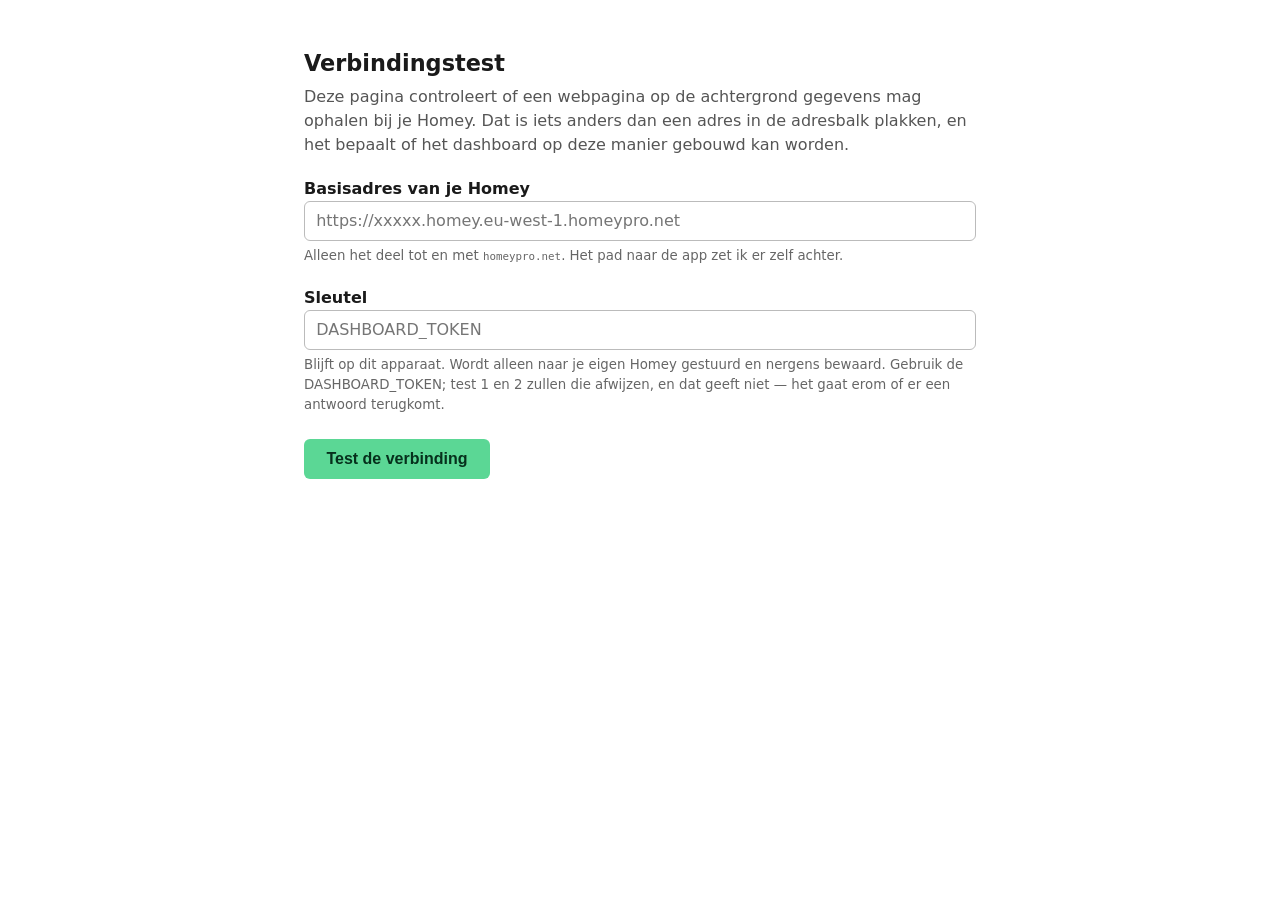
<file: verbindingstest.html>
<!DOCTYPE html>
<html lang="nl">
<head>
<meta charset="utf-8">
<meta name="viewport" content="width=device-width, initial-scale=1">
<title>Verbindingstest Homey</title>
<style>
  body {
    font-family: system-ui, -apple-system, "Segoe UI", sans-serif;
    max-width: 42rem;
    margin: 0 auto;
    padding: 2rem 1.25rem 4rem;
    line-height: 1.5;
    color: #1a1a1a;
  }
  h1 { font-size: 1.4rem; margin-bottom: 0.25rem; }
  p.uitleg { color: #555; margin-top: 0; }
  label { display: block; margin-top: 1.25rem; font-weight: 600; }
  input {
    width: 100%;
    padding: 0.6rem 0.7rem;
    font-size: 1rem;
    border: 1px solid #bbb;
    border-radius: 6px;
    box-sizing: border-box;
    font-family: inherit;
  }
  small { color: #666; display: block; margin-top: 0.3rem; }
  button {
    margin-top: 1.5rem;
    padding: 0.7rem 1.4rem;
    font-size: 1rem;
    font-weight: 600;
    border: 0;
    border-radius: 6px;
    background: #5BD795;
    color: #06301c;
    cursor: pointer;
  }
  button:disabled { opacity: 0.5; cursor: default; }
  .uitslag { margin-top: 2rem; }
  .test {
    border: 1px solid #ddd;
    border-left-width: 5px;
    border-radius: 6px;
    padding: 0.9rem 1rem;
    margin-bottom: 1rem;
  }
  .test.goed { border-left-color: #22a06b; background: #f2fbf7; }
  .test.fout { border-left-color: #d1453b; background: #fdf5f5; }
  .test.bezig { border-left-color: #999; background: #fafafa; }
  .test h2 { font-size: 1rem; margin: 0 0 0.4rem; }
  .test p { margin: 0.3rem 0; }
  pre {
    background: #f4f4f4;
    padding: 0.6rem;
    border-radius: 4px;
    overflow-x: auto;
    font-size: 0.8rem;
    margin: 0.5rem 0 0;
    white-space: pre-wrap;
    word-break: break-all;
  }
  .conclusie {
    margin-top: 2rem;
    padding: 1rem 1.2rem;
    border-radius: 8px;
    background: #eef4ff;
    border: 1px solid #c7d9f5;
  }
  .conclusie h2 { margin-top: 0; font-size: 1.05rem; }
</style>
</head>
<body>

<h1>Verbindingstest</h1>
<p class="uitleg">
  Deze pagina controleert of een webpagina op de achtergrond gegevens mag ophalen
  bij je Homey. Dat is iets anders dan een adres in de adresbalk plakken, en het
  bepaalt of het dashboard op deze manier gebouwd kan worden.
</p>

<label for="adres">Basisadres van je Homey</label>
<input id="adres" type="text" spellcheck="false" autocomplete="off"
       placeholder="https://xxxxx.homey.eu-west-1.homeypro.net">
<small>
  Alleen het deel tot en met <code>homeypro.net</code>. Het pad naar de app zet
  ik er zelf achter.
</small>

<label for="sleutel">Sleutel</label>
<input id="sleutel" type="password" spellcheck="false" autocomplete="off"
       placeholder="DASHBOARD_TOKEN">
<small>
  Blijft op dit apparaat. Wordt alleen naar je eigen Homey gestuurd en nergens
  bewaard. Gebruik de DASHBOARD_TOKEN; test 1 en 2 zullen die afwijzen, en dat
  geeft niet — het gaat erom of er een antwoord terugkomt.
</small>

<button id="start">Test de verbinding</button>

<div class="uitslag" id="uitslag"></div>

<script>
const APP_ID = 'nl.martijnstel.automationcore';

const uitslag = document.getElementById('uitslag');
const knop = document.getElementById('start');

function toonTest(id, titel) {
  const blok = document.createElement('div');
  blok.className = 'test bezig';
  blok.id = id;
  blok.innerHTML = '<h2>' + titel + '</h2><p>Bezig...</p>';
  uitslag.appendChild(blok);
  return blok;
}

function afronden(blok, gelukt, regels) {
  blok.className = 'test ' + (gelukt ? 'goed' : 'fout');
  const kop = blok.querySelector('h2').outerHTML;
  blok.innerHTML = kop + regels;
}

function ontsnap(tekst) {
  const div = document.createElement('div');
  div.textContent = tekst;
  return div.innerHTML;
}

// Een mislukte CORS-controle geeft in JavaScript geen nette foutmelding maar een
// lege TypeError; alleen de browserconsole toont de echte reden.
function duidingVanFout(fout) {
  if (fout instanceof TypeError) {
    return '<p><strong>Dit lijkt op een CORS-blokkade.</strong> De browser heeft '
      + 'het verzoek tegengehouden omdat je Homey geen toestemming geeft aan een '
      + 'pagina van een ander adres. Open de ontwikkelaarsconsole (F12, tabblad '
      + 'Console) om de precieze melding te zien.</p>';
  }
  return '';
}

// Onderscheid tussen 'bereikt' en 'ok' is de kern van deze test: elke statuscode,
// ook een foutcode, bewijst dat de browser het antwoord doorlaat.
async function voerUit(blok, url, opties) {
  try {
    const antwoord = await fetch(url, opties);
    const tekst = await antwoord.text();
    return { bereikt: true, ok: antwoord.ok, status: antwoord.status, tekst };
  } catch (fout) {
    afronden(blok, false,
      '<p>Geen antwoord ontvangen; er kwam zelfs geen statuscode terug.</p>'
      + duidingVanFout(fout)
      + '<pre>' + ontsnap(String(fout)) + '</pre>');
    return { bereikt: false };
  }
}

function toonUitkomst(blok, uitkomst, gelukttekst) {
  afronden(blok, true,
    '<p>Statuscode: <strong>' + uitkomst.status + '</strong></p>'
    + '<pre>' + ontsnap(uitkomst.tekst.slice(0, 800)) + '</pre>'
    + (uitkomst.ok
      ? '<p>' + gelukttekst + '</p>'
      : '<p><strong>Aangekomen en beantwoord.</strong> De Homey wees het verzoek af '
        + '— met een verzonnen sleutel is dat precies de bedoeling. Waar het hier om '
        + 'gaat: er kwam een echt antwoord terug, dus de browser blokkeert niets.</p>'));
}

async function testGet(basis, sleutel) {
  const blok = toonTest('get', 'Test 1 — gegevens ophalen (GET, sleutel in het adres)');
  const url = basis + '/api/app/' + APP_ID + '/status?key=' + encodeURIComponent(sleutel);
  const uitkomst = await voerUit(blok, url, { method: 'GET' });
  if (uitkomst.bereikt) {
    toonUitkomst(blok, uitkomst, 'De pagina mag je Homey bereiken en de sleutel klopt.');
  }
  return uitkomst;
}

async function testPost(basis, sleutel) {
  const blok = toonTest('post', 'Test 2 — de veilige weg (POST, sleutel in de inhoud)');
  const url = basis + '/api/app/' + APP_ID + '/signal';
  const uitkomst = await voerUit(blok, url, {
    method: 'POST',
    headers: { 'Content-Type': 'application/json' },
    body: JSON.stringify({ key: sleutel, name: 'verbindingstest' }),
  });
  if (uitkomst.bereikt) {
    toonUitkomst(blok, uitkomst, 'De sleutel mag in de inhoud van het verzoek. Dat is '
      + 'de weg die we willen: het adres blijft dan schoon.');
  }
  return uitkomst;
}

async function testDashboard(basis, sleutel) {
  const blok = toonTest('dash', 'Test 3 — het dashboard-adres');
  const url = basis + '/api/app/' + APP_ID + '/dashboard';
  const uitkomst = await voerUit(blok, url, {
    method: 'POST',
    headers: { 'Content-Type': 'application/json' },
    body: JSON.stringify({ key: sleutel }),
  });

  if (!uitkomst.bereikt) {
    return uitkomst;
  }

  if (uitkomst.status === 404) {
    afronden(blok, false,
      '<p>Statuscode: <strong>404</strong></p>'
      + '<p><strong>Dit adres bestaat niet op je Homey.</strong> De app draait dan '
      + 'nog zonder de nieuwe ingangen. Controleer of homey app install echt de '
      + 'nieuwste versie heeft geplaatst.</p>');
    return uitkomst;
  }

  toonUitkomst(blok, uitkomst, 'Het dashboard-adres werkt en de sleutel klopt.');
  return uitkomst;
}

function toonConclusie(get, post, dash) {
  const blok = document.createElement('div');
  blok.className = 'conclusie';
  let tekst;

  if (!get.bereikt && !post.bereikt && !dash.bereikt) {
    tekst = '<p><strong>Geen enkel antwoord ontvangen.</strong> Als de console een '
      + 'CORS-melding toont, kan een webpagina je Homey niet rechtstreeks bereiken. '
      + 'Controleer eerst of het adres klopt door het in een nieuw tabblad te '
      + 'plakken: werkt dat wel, dan is het echt CORS.</p>';
  } else if (get.bereikt && post.bereikt && !dash.bereikt) {
    tekst = '<p><strong>De oude adressen werken, het dashboard-adres niet.</strong> '
      + 'Dat is veelzeggend: de verbinding is prima, dus het ligt aan de nieuwe '
      + 'ingang zelf. Waarschijnlijk loopt de app daar vast voordat hij kan '
      + 'antwoorden. Kijk in de Homey-app bij de logregels van Automation Core.</p>';
  } else if (dash.bereikt) {
    tekst = '<p><strong>Het dashboard-adres komt aan.</strong> De verbinding en de '
      + 'nieuwe ingang werken allebei.</p>';
    tekst += dash.ok
      ? '<p>De sleutel klopte ook: er kwamen echte gegevens terug.</p>'
      : '<p>De sleutel werd afgewezen. Gebruik hierboven de DASHBOARD_TOKEN, niet de '
        + 'oude INBOUND_WEBHOOK_TOKEN.</p>';
  } else {
    tekst = '<p><strong>Gemengde uitkomst.</strong> Een deel komt aan en een deel '
      + 'niet. Kijk hierboven welke test geen statuscode gaf.</p>';
  }

  blok.innerHTML = '<h2>Conclusie</h2>' + tekst;
  uitslag.appendChild(blok);
}

knop.addEventListener('click', async () => {
  const basis = document.getElementById('adres').value.trim().replace(/\/+$/, '');
  const sleutel = document.getElementById('sleutel').value.trim();

  uitslag.innerHTML = '';

  if (!basis || !sleutel) {
    uitslag.innerHTML = '<div class="test fout"><h2>Vul beide velden in</h2></div>';
    return;
  }

  knop.disabled = true;
  const get = await testGet(basis, sleutel);
  const post = await testPost(basis, sleutel);
  const dash = await testDashboard(basis, sleutel);
  toonConclusie(get, post, dash);
  knop.disabled = false;
});
</script>

</body>
</html>
</file>
<file: dashboard.css>
:root {
    --achtergrond: #101418;
    --vlak: #1a2027;
    --vlak-aan: #2a3540;
    --rand: #2c343d;
    --tekst: #e8eaed;
    --tekst-zacht: #98a2ad;
    --accent: #5BD795;
    --fout: #e0685f;
  }

  * { box-sizing: border-box; }

  html, body {
    margin: 0;
    height: 100%;
    background: var(--achtergrond);
    color: var(--tekst);
    font-family: system-ui, -apple-system, "Segoe UI", sans-serif;
    -webkit-tap-highlight-color: transparent;
  }

  body {
    display: flex;
    flex-direction: column;
    padding: env(safe-area-inset-top) env(safe-area-inset-right)
             env(safe-area-inset-bottom) env(safe-area-inset-left);
  }

  main {
    flex: 1;
    overflow-y: auto;
    padding: 1.5rem 1.25rem 0.5rem;
  }

  h1 { font-size: 1.5rem; margin: 0 0 1.25rem; font-weight: 600; }
  h2 { font-size: 1rem; margin: 1.75rem 0 0.75rem; font-weight: 600; color: var(--tekst-zacht); }

  .instellen { max-width: 26rem; margin: 0 auto; padding-top: 2rem; }
  .instellen p { color: var(--tekst-zacht); line-height: 1.5; }

  label { display: block; margin-top: 1.25rem; font-weight: 600; font-size: 0.9rem; }

  input[type="url"], input[type="password"] {
    width: 100%;
    margin-top: 0.4rem;
    padding: 0.75rem;
    font-size: 1rem;
    font-family: inherit;
    color: var(--tekst);
    background: var(--vlak);
    border: 1px solid var(--rand);
    border-radius: 10px;
  }
  input:focus { outline: 2px solid var(--accent); outline-offset: 1px; }

  button.hoofd {
    width: 100%;
    margin-top: 1.5rem;
    padding: 0.85rem;
    font-size: 1rem;
    font-weight: 600;
    font-family: inherit;
    color: #06301c;
    background: var(--accent);
    border: 0;
    border-radius: 10px;
    cursor: pointer;
  }

  .groepen {
    display: grid;
    gap: 0.9rem;
    grid-template-columns: repeat(auto-fit, minmax(15rem, 1fr));
  }

  .groep {
    background: var(--vlak);
    border: 1px solid var(--rand);
    border-radius: 16px;
    padding: 1rem 1.1rem 1.1rem;
    transition: background 0.15s ease;
  }
  .groep.aan { background: var(--vlak-aan); }

  .groep-kop {
    display: flex;
    align-items: center;
    justify-content: space-between;
    gap: 1rem;
  }
  .groep-naam { font-size: 1.05rem; font-weight: 600; }
  .groep-onder { font-size: 0.8rem; color: var(--tekst-zacht); margin-top: 0.15rem; }

  .schakelaar {
    flex: 0 0 auto;
    width: 3.4rem;
    height: 2rem;
    border-radius: 999px;
    border: 0;
    padding: 0;
    background: #39424c;
    position: relative;
    cursor: pointer;
    transition: background 0.15s ease;
  }
  .schakelaar[aria-pressed="true"] { background: var(--accent); }
  .schakelaar::after {
    content: "";
    position: absolute;
    top: 0.2rem;
    left: 0.2rem;
    width: 1.6rem;
    height: 1.6rem;
    border-radius: 50%;
    background: #fff;
    transition: transform 0.15s ease;
  }
  .schakelaar[aria-pressed="true"]::after { transform: translateX(1.4rem); }

  input[type="range"] {
    width: 100%;
    margin: 1rem 0 0;
    padding: 0;
    background: transparent;
    border: 0;
    accent-color: var(--accent);
    transition: opacity 0.15s ease;
  }
  /* Uit betekent niet dat de helderheid nul is, maar wel dat hij nu niets doet. */
  input[type="range"].gedempt { opacity: 0.35; }

  .melding { margin-top: 0.6rem; font-size: 0.8rem; color: var(--fout); }

  footer {
    padding: 0.7rem 1.25rem calc(0.7rem + env(safe-area-inset-bottom));
    font-size: 0.78rem;
    color: var(--tekst-zacht);
    display: flex;
    justify-content: space-between;
    gap: 1rem;
  }
  footer button {
    background: none;
    border: 0;
    color: var(--tekst-zacht);
    font: inherit;
    text-decoration: underline;
    cursor: pointer;
    padding: 0;
  }
  .fout { color: var(--fout); }
</file>
